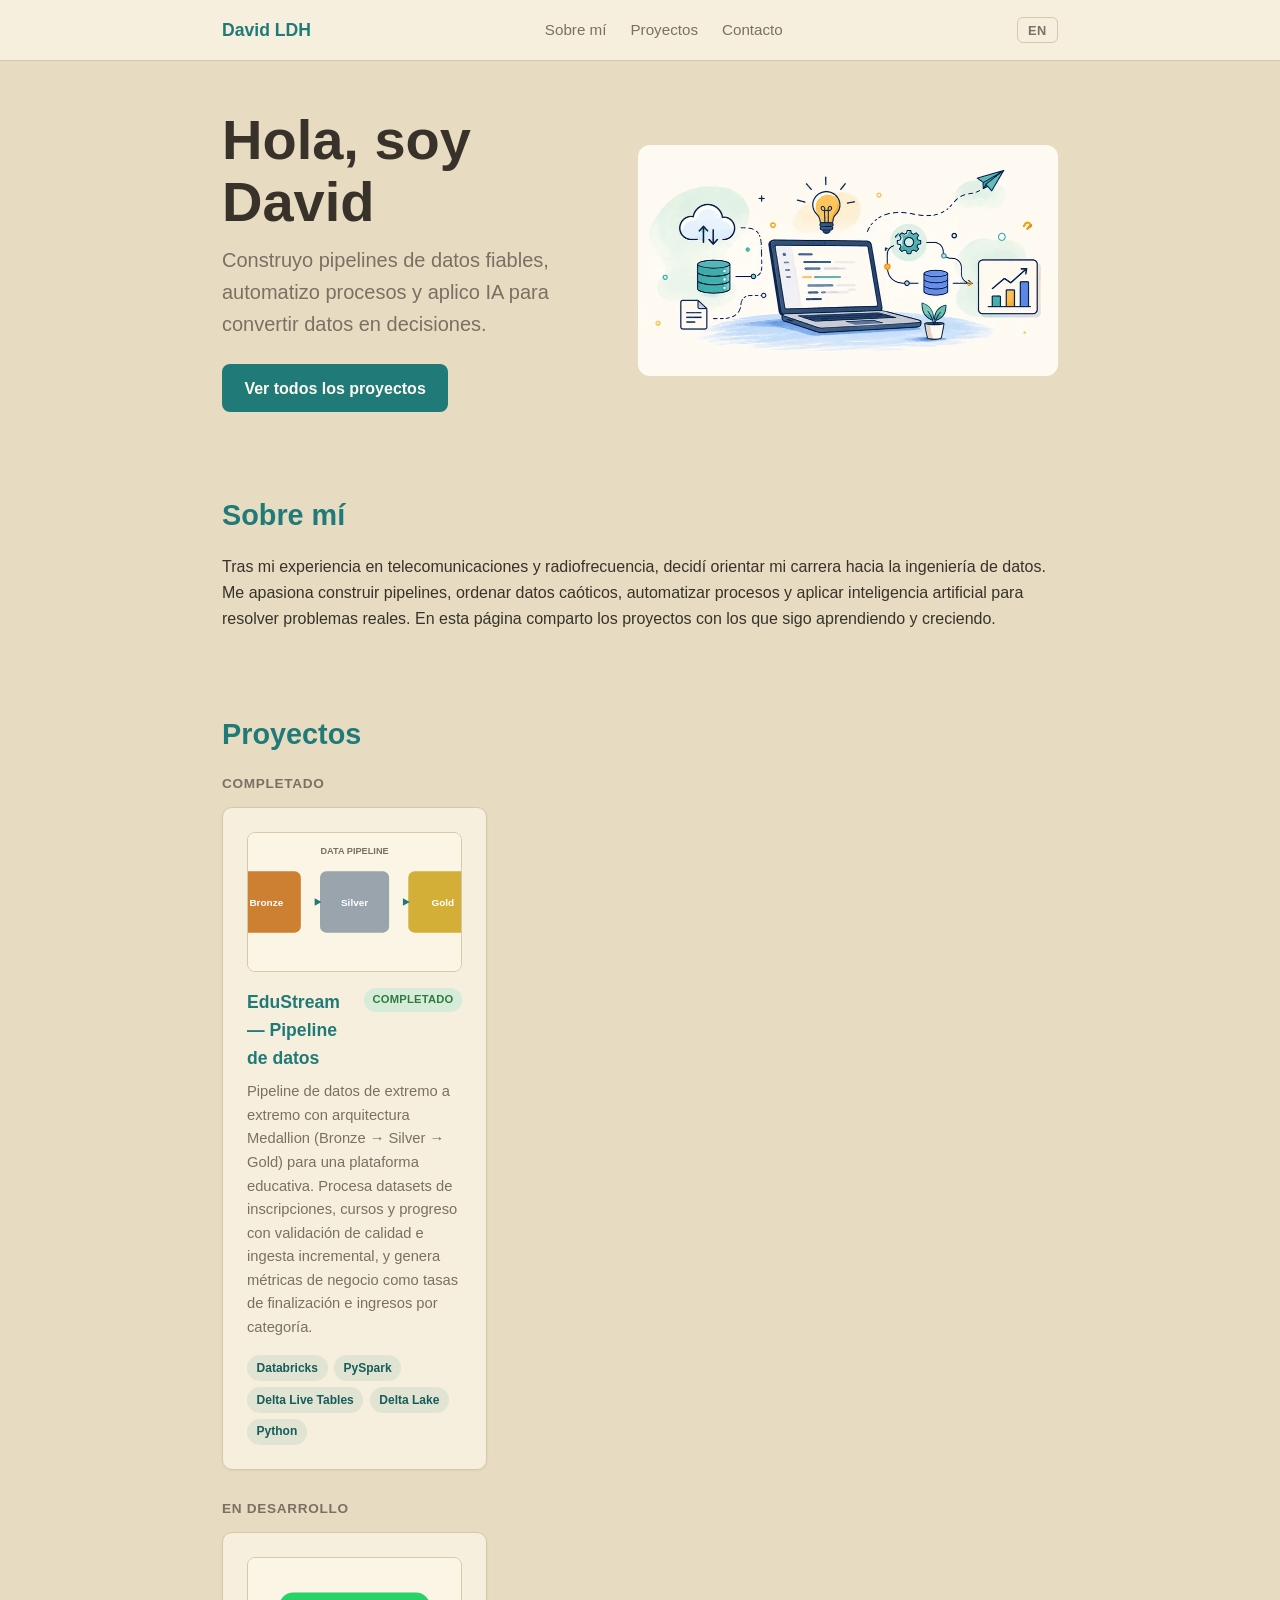
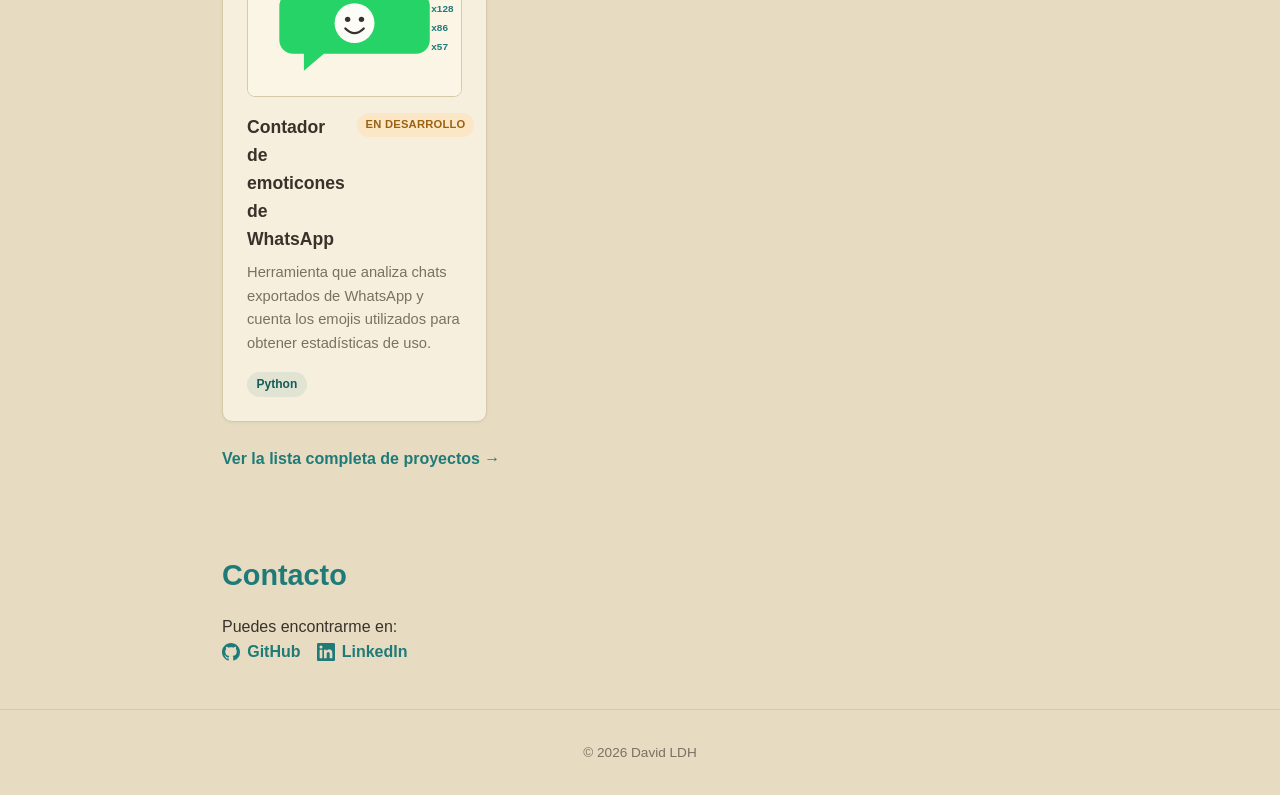
<file: index.html>
<!DOCTYPE html>
<html lang="es">
<head>
  <meta charset="UTF-8" />
  <meta name="viewport" content="width=device-width, initial-scale=1.0" />
  <title>David LDH — Ingeniería de datos</title>
  <link rel="stylesheet" href="css/styles.css" />
</head>
<body>
  <header>
    <nav>
      <a class="logo" href="index.html"></a>
      <ul>
        <li><a href="index.html#about" data-i18n="nav.about">Sobre mí</a></li>
        <li><a href="projects.html" data-i18n="nav.projects">Proyectos</a></li>
        <li><a href="index.html#contact" data-i18n="nav.contact">Contacto</a></li>
      </ul>
      <button class="lang-toggle" id="lang-toggle" type="button" aria-label="Cambiar idioma / Switch language">EN</button>
    </nav>
  </header>

  <main>
    <section id="hero">
      <div class="hero-text">
        <h1 data-i18n="hero.title"></h1>
        <p class="subtitle" data-i18n="hero.subtitle"></p>
        <div class="hero-actions">
          <a class="btn" href="projects.html" data-i18n="hero.cta"></a>
        </div>
      </div>
      <img class="hero-img" src="img/hero.webp" alt="Ilustración de ingeniería de datos" width="840" height="461" />
    </section>

    <section id="about">
      <h2 data-i18n="about.heading">Sobre mí</h2>
      <p data-i18n="about.body"></p>
    </section>

    <section id="projects">
      <h2 data-i18n="projects.heading">Proyectos</h2>
      <div class="project-groups"></div>
      <p class="section-more">
        <a href="projects.html" data-i18n="projects.more">Ver la lista completa de proyectos →</a>
      </p>
    </section>

    <section id="contact">
      <h2 data-i18n="contact.heading">Contacto</h2>
      <p data-i18n="contact.intro">Puedes encontrarme en:</p>
      <ul class="contact-links"></ul>
    </section>
  </main>

  <footer>
    <p></p>
  </footer>

  <script src="data/i18n.js"></script>
  <script src="data/content.js"></script>
  <script src="js/main.js"></script>
</body>
</html>
</file>
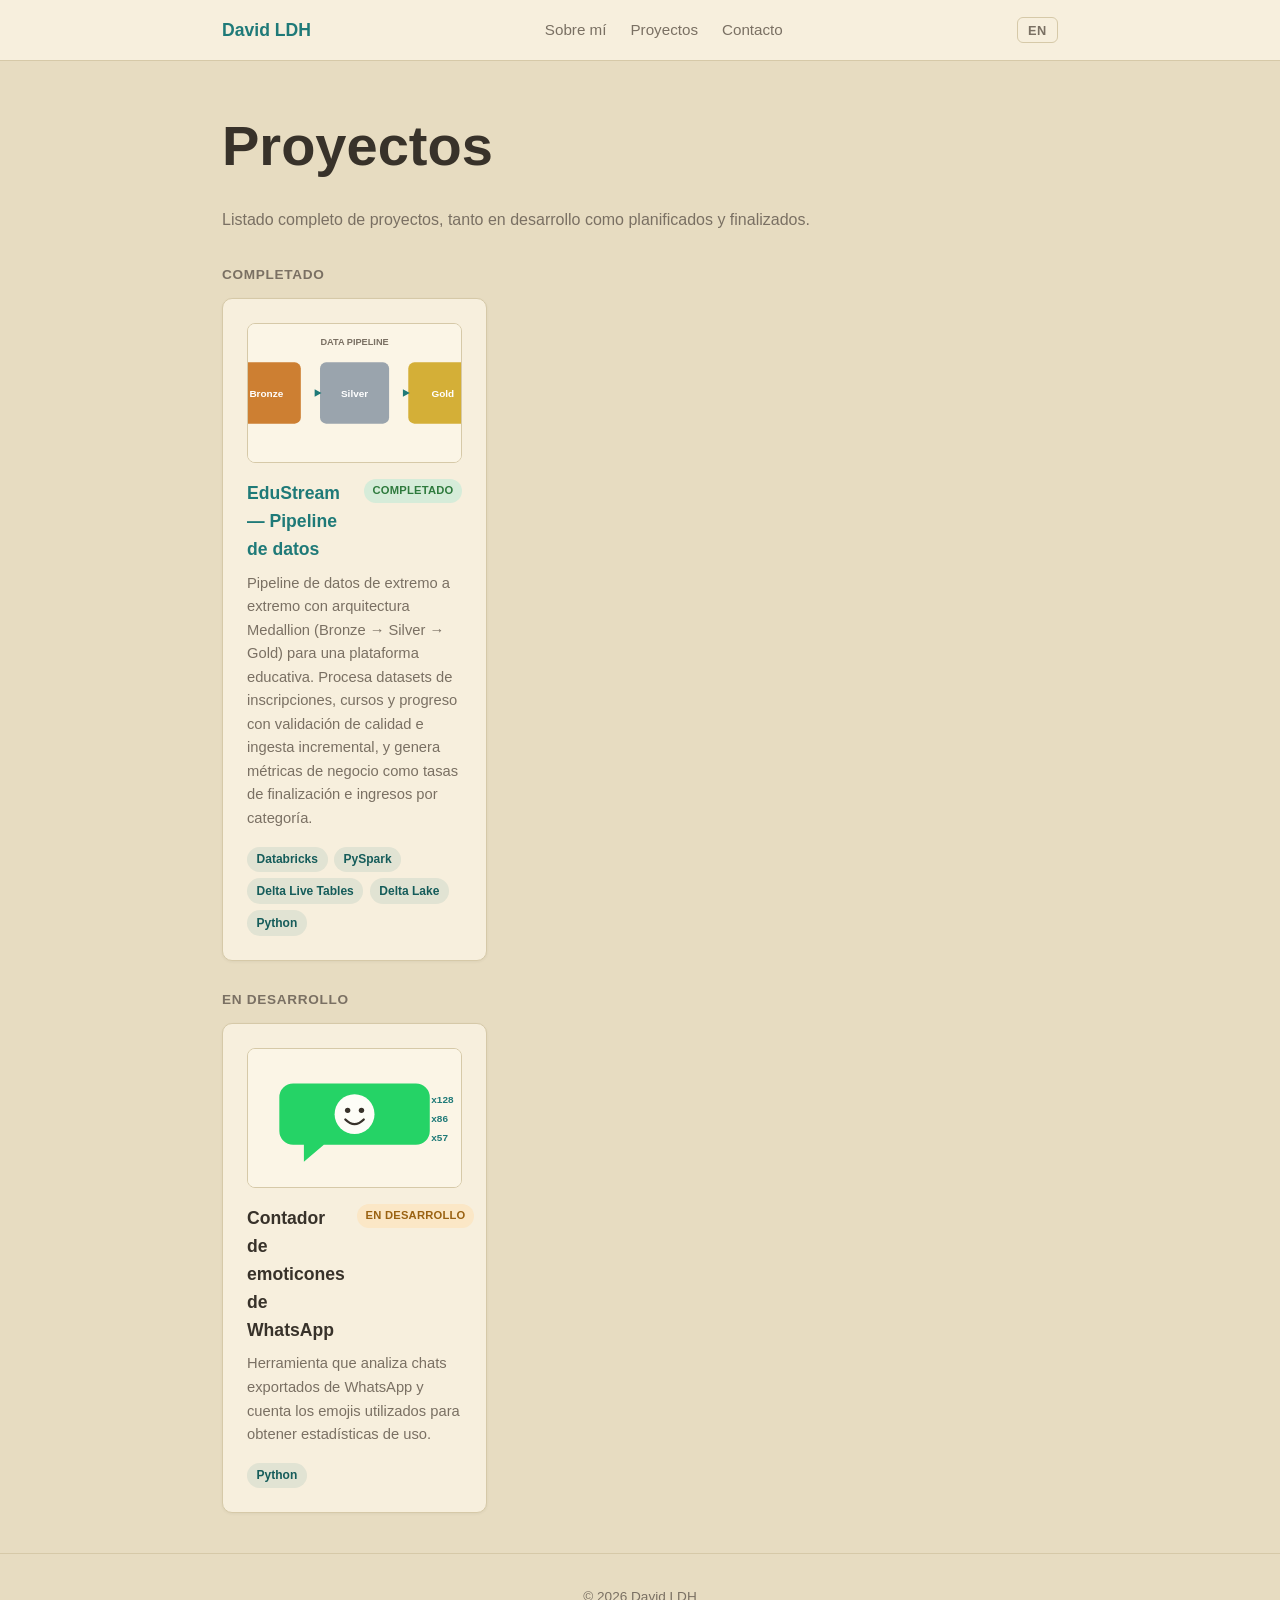
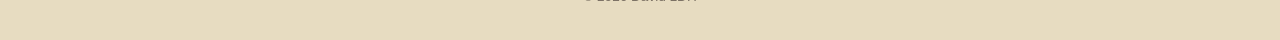
<file: projects.html>
<!DOCTYPE html>
<html lang="es">
<head>
  <meta charset="UTF-8" />
  <meta name="viewport" content="width=device-width, initial-scale=1.0" />
  <title>Proyectos — David LDH</title>
  <link rel="stylesheet" href="css/styles.css" />
</head>
<body>
  <header>
    <nav>
      <a class="logo" href="index.html"></a>
      <ul>
        <li><a href="index.html#about" data-i18n="nav.about">Sobre mí</a></li>
        <li><a href="projects.html" data-i18n="nav.projects">Proyectos</a></li>
        <li><a href="index.html#contact" data-i18n="nav.contact">Contacto</a></li>
      </ul>
      <button class="lang-toggle" id="lang-toggle" type="button" aria-label="Cambiar idioma / Switch language">EN</button>
    </nav>
  </header>

  <main>
    <section id="all-projects">
      <h1 data-i18n="allProjects.heading">Proyectos</h1>
      <p class="section-intro" data-i18n="allProjects.intro">
        Listado completo de proyectos, tanto en desarrollo como planificados y
        finalizados.
      </p>
      <div class="project-groups all"></div>
    </section>
  </main>

  <footer>
    <p></p>
  </footer>

  <script src="data/i18n.js"></script>
  <script src="data/content.js"></script>
  <script src="js/main.js"></script>
</body>
</html>
</file>
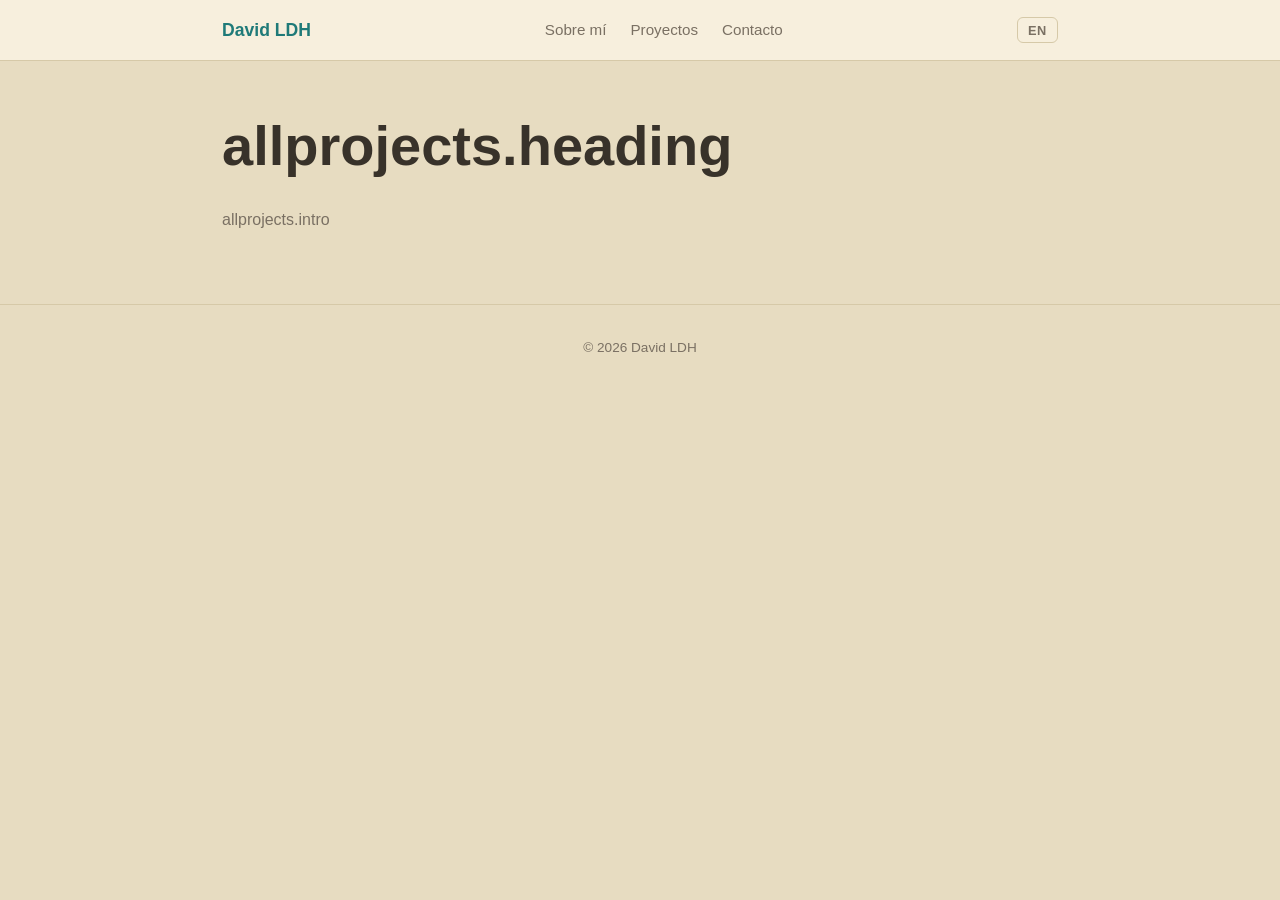
<file: proyectos.html>
<!DOCTYPE html>
<html lang="es">
<head>
  <meta charset="UTF-8" />
  <meta name="viewport" content="width=device-width, initial-scale=1.0" />
  <title>Proyectos — David LDH</title>
  <link rel="stylesheet" href="css/styles.css" />
</head>
<body>
  <header>
    <nav>
      <a class="logo" href="index.html"></a>
      <ul>
        <li><a href="index.html#sobre-mi" data-i18n="nav.about">Sobre mí</a></li>
        <li><a href="proyectos.html" data-i18n="nav.projects">Proyectos</a></li>
        <li><a href="index.html#contacto" data-i18n="nav.contact">Contacto</a></li>
      </ul>
      <button class="lang-toggle" id="lang-toggle" type="button" aria-label="Cambiar idioma / Switch language">EN</button>
    </nav>
  </header>

  <main>
    <section id="todos-proyectos">
      <h1 data-i18n="allprojects.heading">Proyectos</h1>
      <p class="section-intro" data-i18n="allprojects.intro">
        Listado completo de proyectos, tanto en desarrollo como planificados y
        finalizados.
      </p>
      <div class="project-groups all"></div>
    </section>
  </main>

  <footer>
    <p></p>
  </footer>

  <script src="data/i18n.js"></script>
  <script src="data/content.js"></script>
  <script src="js/main.js"></script>
</body>
</html>
</file>
<file: css/styles.css>
*, *::before, *::after {
  box-sizing: border-box;
  margin: 0;
  padding: 0;
}

:root {
  /* Paleta crema cálida */
  --color-bg: #e7dcc1;          /* fondo crema (un poco más oscuro) */
  --color-surface: #f7efdd;     /* tarjetas, algo más claras */
  --color-border: #d6c9a8;
  --color-accent: #1f7a78;      /* teal */
  --color-accent-hover: #155c5a;
  --color-text: #38322a;        /* texto cálido oscuro */
  --color-text-muted: #7a7063;
  --max-width: 900px;
  --spacing: 2rem;
}

html {
  scroll-behavior: smooth;
}

body {
  background-color: var(--color-bg);
  color: var(--color-text);
  font-family: -apple-system, BlinkMacSystemFont, "Segoe UI", Roboto, sans-serif;
  line-height: 1.6;
}

/* Nav */
header {
  position: sticky;
  top: 0;
  background-color: var(--color-surface);
  border-bottom: 1px solid var(--color-border);
  z-index: 100;
}

nav {
  max-width: var(--max-width);
  margin: 0 auto;
  padding: 1rem var(--spacing);
  display: flex;
  align-items: center;
  justify-content: space-between;
  flex-wrap: wrap;
  gap: 0.75rem;
}

.logo {
  font-weight: 700;
  font-size: 1.1rem;
  color: var(--color-accent);
  text-decoration: none;
}

nav ul {
  list-style: none;
  display: flex;
  gap: 1.5rem;
  flex-wrap: wrap;
}

nav a {
  color: var(--color-text-muted);
  text-decoration: none;
  font-size: 0.95rem;
  transition: color 0.2s;
}

nav a:hover {
  color: var(--color-accent);
}

/* Botón de idioma */
.lang-toggle {
  background: transparent;
  border: 1px solid var(--color-border);
  color: var(--color-text-muted);
  font-size: 0.8rem;
  font-weight: 700;
  letter-spacing: 0.03em;
  padding: 0.3rem 0.65rem;
  border-radius: 6px;
  cursor: pointer;
  transition: border-color 0.2s, color 0.2s;
}

.lang-toggle:hover {
  border-color: var(--color-accent);
  color: var(--color-accent);
}

/* Sections */
main {
  max-width: var(--max-width);
  margin: 0 auto;
  padding: 0 var(--spacing);
}

section {
  padding: 2.5rem 0;
}

#hero {
  min-height: 38vh;
  display: flex;
  flex-direction: row;
  align-items: center;
  justify-content: space-between;
  gap: 2.5rem;
  flex-wrap: wrap;
  padding-top: 3rem;
}

.hero-text {
  flex: 1 1 320px;
}

#hero h1 {
  line-height: 1.1;
  margin-bottom: 0.75rem;
}

.hero-img {
  display: block;
  flex: 0 1 380px;
  width: 100%;
  max-width: 420px;
  height: auto;
  border-radius: 12px;
}

h1 {
  font-size: clamp(2rem, 5vw, 3.5rem);
  font-weight: 700;
  margin-bottom: 1rem;
}

h2 {
  font-size: 1.8rem;
  font-weight: 700;
  margin-bottom: 1rem;
  color: var(--color-accent);
}

h3 {
  font-size: 1.1rem;
  font-weight: 600;
  margin-bottom: 0.5rem;
}

.subtitle {
  font-size: 1.25rem;
  color: var(--color-text-muted);
}

.section-intro {
  color: var(--color-text-muted);
  margin-bottom: 2rem;
}

.section-more {
  margin-top: 1.5rem;
}

.section-more a,
#all-projects h1 + .section-intro a {
  color: var(--color-accent);
  text-decoration: none;
  font-weight: 600;
}

.section-more a:hover {
  text-decoration: underline;
}

/* Botón */
.hero-actions {
  margin-top: 1.5rem;
}

.btn {
  display: inline-block;
  background-color: var(--color-accent);
  color: #fffaf0;
  padding: 0.7rem 1.4rem;
  border-radius: 8px;
  text-decoration: none;
  font-weight: 600;
  transition: background-color 0.2s;
}

.btn:hover {
  background-color: var(--color-accent-hover);
}

/* Grupos de proyectos por estado */
.project-group + .project-group {
  margin-top: 1.75rem;
}

.group-title {
  font-size: 0.85rem;
  font-weight: 700;
  text-transform: uppercase;
  letter-spacing: 0.05em;
  color: var(--color-text-muted);
  margin-bottom: 0.75rem;
}

/* Projects grid */
.projects-grid {
  display: grid;
  grid-template-columns: repeat(auto-fill, minmax(260px, 1fr));
  gap: 1.25rem;
}

.project-card {
  background-color: var(--color-surface);
  border: 1px solid var(--color-border);
  border-radius: 10px;
  padding: 1.5rem;
  box-shadow: 0 1px 3px rgba(56, 50, 42, 0.06);
  transition: border-color 0.2s, transform 0.2s, box-shadow 0.2s;
}

.project-card:hover {
  border-color: var(--color-accent);
  transform: translateY(-2px);
  box-shadow: 0 6px 16px rgba(56, 50, 42, 0.1);
}

.project-thumb {
  display: block;
  width: 100%;
  height: 140px;
  object-fit: cover;
  border-radius: 8px;
  border: 1px solid var(--color-border);
  margin-bottom: 1rem;
  background-color: #fbf5e6;
}

.project-card-header {
  display: flex;
  align-items: flex-start;
  justify-content: space-between;
  gap: 0.75rem;
  margin-bottom: 0.5rem;
}

.project-card-header h3 {
  margin-bottom: 0;
}

.project-card a {
  color: var(--color-accent);
  text-decoration: none;
}

.project-card a:hover {
  text-decoration: underline;
}

.project-card p {
  color: var(--color-text-muted);
  font-size: 0.92rem;
}

/* Etiquetas de tecnología */
.tags {
  display: flex;
  flex-wrap: wrap;
  gap: 0.4rem;
  margin-top: 1rem;
}

.tag {
  background-color: rgba(31, 122, 120, 0.1);
  color: var(--color-accent-hover);
  font-size: 0.75rem;
  font-weight: 600;
  padding: 0.2rem 0.6rem;
  border-radius: 999px;
}

/* Badge de estado */
.status {
  font-size: 0.7rem;
  font-weight: 700;
  padding: 0.2rem 0.55rem;
  border-radius: 999px;
  white-space: nowrap;
  text-transform: uppercase;
  letter-spacing: 0.02em;
}

.status-in-progress {
  background-color: #fbe7c6;
  color: #9a6212;
}

.status-planned {
  background-color: #d8e6f3;
  color: #2c5f86;
}

.status-completed {
  background-color: #d6ecd9;
  color: #2f7a3d;
}

/* Contact */
.contact-links {
  list-style: none;
  display: flex;
  gap: 1rem;
  flex-wrap: wrap;
}

.contact-links a {
  display: inline-flex;
  align-items: center;
  gap: 0.45rem;
  color: var(--color-accent);
  text-decoration: none;
  font-weight: 600;
}

.contact-links a:hover {
  color: var(--color-accent-hover);
}

.contact-links a:hover span {
  text-decoration: underline;
}

.contact-links svg {
  flex-shrink: 0;
}

/* Footer */
footer {
  text-align: center;
  padding: 2rem;
  color: var(--color-text-muted);
  font-size: 0.85rem;
  border-top: 1px solid var(--color-border);
}
</file>
